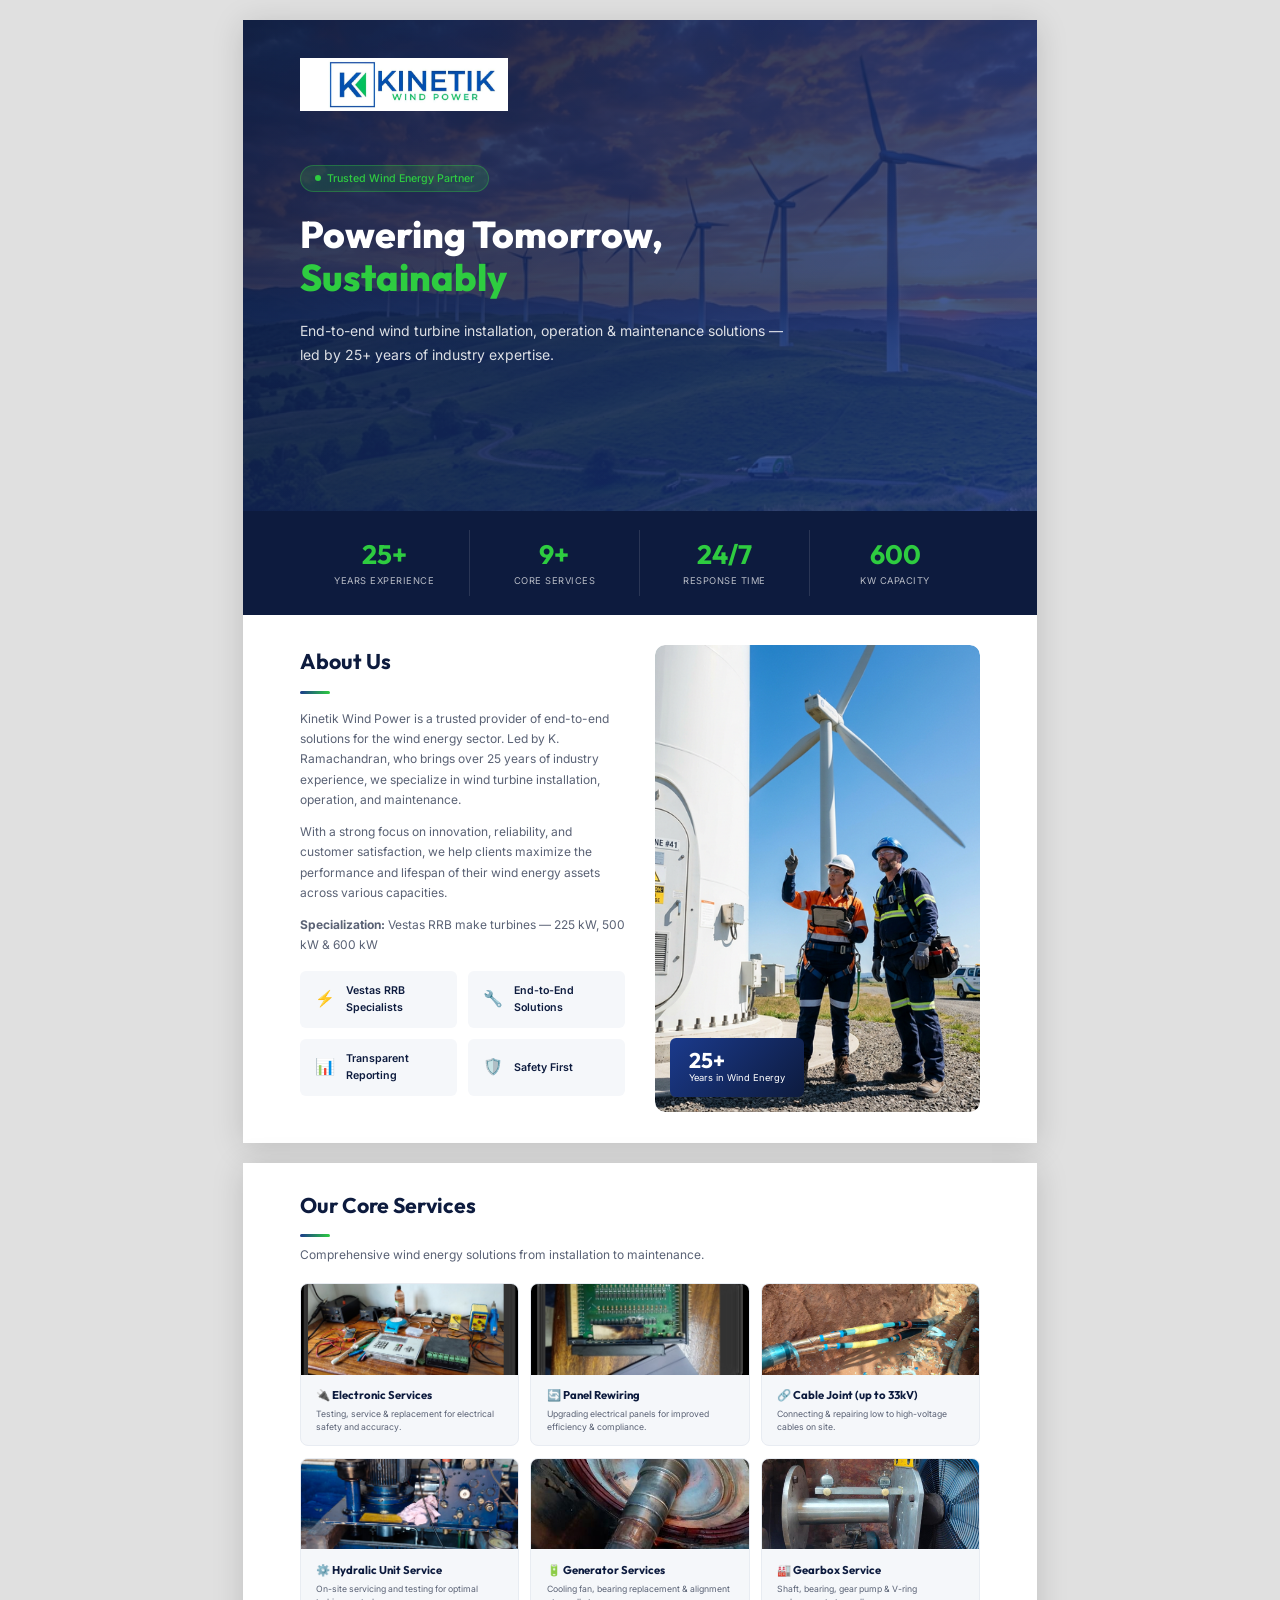
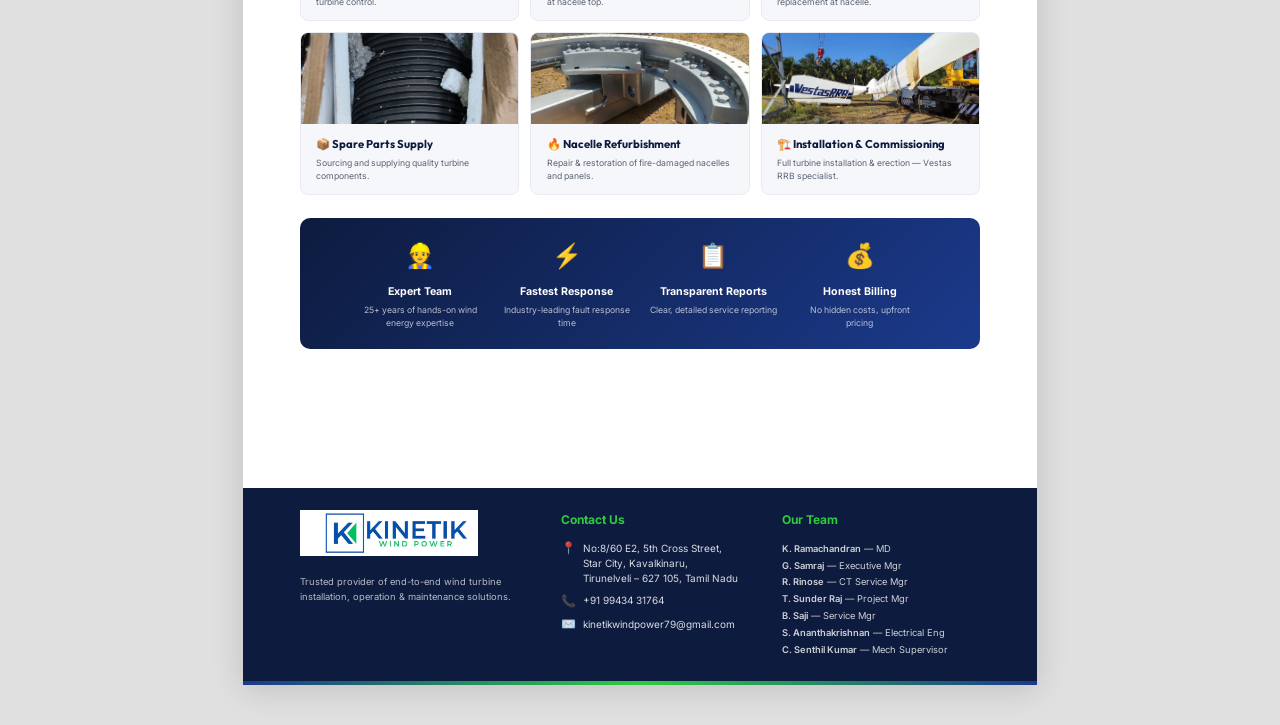
<file: company-profile.html>
<!DOCTYPE html>
<html lang="en">

<head>
    <meta charset="UTF-8">
    <meta name="viewport" content="width=device-width, initial-scale=1.0">
    <title>Kinetik Wind Power — Company Profile</title>
    <link
        href="https://fonts.googleapis.com/css2?family=Inter:wght@300;400;500;600;700&family=Outfit:wght@500;600;700;800&display=swap"
        rel="stylesheet">
    <style>
        /* ── Reset & Base ── */
        *,
        *::before,
        *::after {
            margin: 0;
            padding: 0;
            box-sizing: border-box;
        }

        :root {
            --blue: #1B3A8C;
            --blue-dark: #0D1B3E;
            --green: #2ECC40;
            --green-dark: #25a233;
            --gray: #5A6275;
            --light: #F5F7FA;
            --white: #FFFFFF;
        }

        body {
            font-family: 'Inter', sans-serif;
            color: #1A1A2E;
            line-height: 1.6;
            background: var(--white);
        }

        /* ── Page Setup for A4 Print ── */
        @page {
            size: A4;
            margin: 0;
        }

        .page {
            width: 210mm;
            height: 297mm;
            margin: 0 auto;
            position: relative;
            overflow: hidden;
            page-break-after: always;
            background: var(--white);
        }

        .page:last-child {
            page-break-after: avoid;
        }

        /* ════════════════════════════════════════
       PAGE 1 — COVER / HERO + ABOUT
       ════════════════════════════════════════ */

        .page-1 {
            display: flex;
            flex-direction: column;
        }

        /* Hero Banner */
        .hero-banner {
            position: relative;
            height: 130mm;
            background: linear-gradient(135deg, rgba(13, 27, 62, 0.88), rgba(27, 58, 140, 0.78)),
                url('assets/images/hero/hero-wind-turbines.png') center/cover no-repeat;
            color: var(--white);
            display: flex;
            flex-direction: column;
            justify-content: center;
            padding: 0 15mm;
        }

        .hero-banner .logo {
            position: absolute;
            top: 10mm;
            left: 15mm;
            height: 14mm;
        }

        .hero-badge {
            display: inline-flex;
            align-items: center;
            gap: 6px;
            background: rgba(46, 204, 64, 0.15);
            border: 1px solid rgba(46, 204, 64, 0.35);
            padding: 4px 14px;
            border-radius: 50px;
            font-size: 8pt;
            font-weight: 500;
            color: var(--green);
            margin-bottom: 6mm;
            width: fit-content;
        }

        .hero-badge .dot {
            width: 6px;
            height: 6px;
            background: var(--green);
            border-radius: 50%;
        }

        .hero-banner h1 {
            font-family: 'Outfit', sans-serif;
            font-size: 28pt;
            font-weight: 800;
            line-height: 1.15;
            margin-bottom: 5mm;
        }

        .hero-banner h1 .accent {
            color: var(--green);
        }

        .hero-banner p {
            font-size: 10.5pt;
            opacity: 0.85;
            max-width: 130mm;
            line-height: 1.7;
        }

        /* Stats Strip */
        .stats-strip {
            display: grid;
            grid-template-columns: repeat(4, 1fr);
            background: var(--blue-dark);
            padding: 5mm 15mm;
        }

        .stat {
            text-align: center;
            color: var(--white);
            border-right: 1px solid rgba(255, 255, 255, 0.12);
            padding: 2mm 0;
        }

        .stat:last-child {
            border-right: none;
        }

        .stat .number {
            font-family: 'Outfit', sans-serif;
            font-size: 20pt;
            font-weight: 700;
            color: var(--green);
            line-height: 1.2;
        }

        .stat .label {
            font-size: 7pt;
            opacity: 0.7;
            text-transform: uppercase;
            letter-spacing: 0.5px;
            margin-top: 1mm;
        }

        /* About Section */
        .about-section {
            padding: 8mm 15mm;
            display: grid;
            grid-template-columns: 1fr 1fr;
            gap: 8mm;
            flex: 1;
        }

        .about-section h2 {
            font-family: 'Outfit', sans-serif;
            font-size: 16pt;
            color: var(--blue-dark);
            margin-bottom: 4mm;
        }

        .about-section h2 .line {
            display: block;
            width: 30px;
            height: 3px;
            background: linear-gradient(90deg, var(--blue), var(--green));
            border-radius: 2px;
            margin-top: 3mm;
        }

        .about-section p {
            font-size: 9pt;
            color: var(--gray);
            line-height: 1.7;
            margin-bottom: 3mm;
        }

        .about-highlights {
            display: grid;
            grid-template-columns: 1fr 1fr;
            gap: 3mm;
            margin-top: 4mm;
        }

        .highlight {
            display: flex;
            align-items: center;
            gap: 3mm;
            padding: 3mm 4mm;
            background: var(--light);
            border-radius: 6px;
            font-size: 8pt;
            font-weight: 600;
            color: var(--blue-dark);
        }

        .highlight .icon {
            font-size: 12pt;
            flex-shrink: 0;
        }

        .about-image {
            position: relative;
            border-radius: 10px;
            overflow: hidden;
        }

        .about-image img {
            width: 100%;
            height: 100%;
            object-fit: cover;
            border-radius: 10px;
        }

        .about-image .badge {
            position: absolute;
            bottom: 4mm;
            left: 4mm;
            background: linear-gradient(135deg, var(--blue), var(--blue-dark));
            color: var(--white);
            padding: 3mm 5mm;
            border-radius: 6px;
            font-size: 7pt;
        }

        .about-image .badge .big {
            font-family: 'Outfit', sans-serif;
            font-size: 16pt;
            font-weight: 700;
            line-height: 1;
        }

        /* ════════════════════════════════════════
       PAGE 2 — SERVICES + CONTACT
       ════════════════════════════════════════ */

        .page-2 {
            display: flex;
            flex-direction: column;
        }

        /* Services Header */
        .services-header {
            padding: 7mm 15mm 2mm;
        }

        .services-header h2 {
            font-family: 'Outfit', sans-serif;
            font-size: 16pt;
            color: var(--blue-dark);
        }

        .services-header h2 .line {
            display: block;
            width: 30px;
            height: 3px;
            background: linear-gradient(90deg, var(--blue), var(--green));
            border-radius: 2px;
            margin-top: 3mm;
        }

        .services-header p {
            font-size: 9pt;
            color: var(--gray);
            margin-top: 2mm;
        }

        /* Services Grid */
        .services-grid {
            display: grid;
            grid-template-columns: repeat(3, 1fr);
            gap: 3mm;
            padding: 3mm 15mm;
        }

        .svc-card {
            background: var(--light);
            border-radius: 8px;
            overflow: hidden;
            border: 1px solid #E8ECF2;
        }

        .svc-card .svc-img {
            height: 24mm;
            overflow: hidden;
        }

        .svc-card .svc-img img {
            width: 100%;
            height: 100%;
            object-fit: cover;
        }

        .svc-card .svc-body {
            padding: 3mm 4mm;
        }

        .svc-card h4 {
            font-family: 'Outfit', sans-serif;
            font-size: 8.5pt;
            color: var(--blue-dark);
            margin-bottom: 1mm;
        }

        .svc-card p {
            font-size: 6.5pt;
            color: var(--gray);
            line-height: 1.5;
        }

        /* Why Choose Us Strip */
        .why-strip {
            background: linear-gradient(135deg, var(--blue-dark), var(--blue));
            padding: 5mm 15mm;
            display: grid;
            grid-template-columns: repeat(4, 1fr);
            gap: 5mm;
            margin: 3mm 15mm;
            border-radius: 10px;
        }

        .why-item {
            text-align: center;
            color: var(--white);
        }

        .why-item .icon {
            font-size: 18pt;
            margin-bottom: 2mm;
        }

        .why-item h4 {
            font-size: 8pt;
            font-weight: 700;
            margin-bottom: 1mm;
        }

        .why-item p {
            font-size: 6.5pt;
            opacity: 0.7;
            line-height: 1.5;
        }

        /* Contact Footer */
        .contact-bar {
            margin-top: auto;
            background: var(--blue-dark);
            padding: 6mm 15mm;
            display: grid;
            grid-template-columns: 1.2fr 1fr 1fr;
            gap: 6mm;
            color: var(--white);
        }

        .contact-bar .brand-col img {
            height: 12mm;
            margin-bottom: 3mm;
        }

        .contact-bar .brand-col p {
            font-size: 7pt;
            opacity: 0.7;
            line-height: 1.6;
        }

        .contact-bar h4 {
            font-size: 9pt;
            font-weight: 700;
            margin-bottom: 3mm;
            color: var(--green);
        }

        .contact-item {
            display: flex;
            gap: 2mm;
            font-size: 7.5pt;
            margin-bottom: 2mm;
            align-items: flex-start;
        }

        .contact-item .ci-icon {
            flex-shrink: 0;
            font-size: 9pt;
            margin-top: -0.5mm;
        }

        .contact-item span {
            opacity: 0.85;
            line-height: 1.5;
        }

        .team-list {
            font-size: 7pt;
            opacity: 0.8;
            line-height: 1.8;
        }

        .team-list strong {
            color: var(--white);
            font-weight: 600;
        }

        /* Decorative footer line */
        .footer-line {
            height: 4px;
            background: linear-gradient(90deg, var(--blue), var(--green), var(--blue));
        }

        /* ── Print Styles ── */
        @media print {
            body {
                -webkit-print-color-adjust: exact;
                print-color-adjust: exact;
            }

            .page {
                margin: 0;
                box-shadow: none;
            }
        }

        /* ── Screen preview ── */
        @media screen {
            body {
                background: #E0E0E0;
                padding: 20px 0;
            }

            .page {
                box-shadow: 0 4px 30px rgba(0, 0, 0, 0.15);
                margin-bottom: 20px;
            }
        }
    </style>
</head>

<body>

    <!-- ════════ PAGE 1 ════════ -->
    <div class="page page-1">
        <div class="hero-banner">
            <img class="logo" src="assets/images/logo/kinetik-logo.jpeg" alt="Kinetik Wind Power">
            <div class="hero-badge">
                <span class="dot"></span>
                Trusted Wind Energy Partner
            </div>
            <h1>Powering Tomorrow,<br><span class="accent">Sustainably</span></h1>
            <p>End-to-end wind turbine installation, operation & maintenance solutions — led by 25+ years of industry
                expertise.</p>
        </div>

        <div class="stats-strip">
            <div class="stat">
                <div class="number">25+</div>
                <div class="label">Years Experience</div>
            </div>
            <div class="stat">
                <div class="number">9+</div>
                <div class="label">Core Services</div>
            </div>
            <div class="stat">
                <div class="number">24/7</div>
                <div class="label">Response Time</div>
            </div>
            <div class="stat">
                <div class="number">600</div>
                <div class="label">kW Capacity</div>
            </div>
        </div>

        <div class="about-section">
            <div>
                <h2>About Us <span class="line"></span></h2>
                <p>Kinetik Wind Power is a trusted provider of end-to-end solutions for the wind energy sector. Led by
                    K. Ramachandran, who brings over 25 years of industry experience, we specialize in wind turbine
                    installation, operation, and maintenance.</p>
                <p>With a strong focus on innovation, reliability, and customer satisfaction, we help clients maximize
                    the performance and lifespan of their wind energy assets across various capacities.</p>
                <p><strong>Specialization:</strong> Vestas RRB make turbines — 225 kW, 500 kW & 600 kW</p>
                <div class="about-highlights">
                    <div class="highlight"><span class="icon">⚡</span> Vestas RRB Specialists</div>
                    <div class="highlight"><span class="icon">🔧</span> End-to-End Solutions</div>
                    <div class="highlight"><span class="icon">📊</span> Transparent Reporting</div>
                    <div class="highlight"><span class="icon">🛡️</span> Safety First</div>
                </div>
            </div>
            <div class="about-image">
                <img src="assets/images/gallery/wind-technicians.png" alt="About Kinetik">
                <div class="badge">
                    <div class="big">25+</div>
                    Years in Wind Energy
                </div>
            </div>
        </div>
    </div>

    <!-- ════════ PAGE 2 ════════ -->
    <div class="page page-2">
        <div class="services-header">
            <h2>Our Core Services <span class="line"></span></h2>
            <p>Comprehensive wind energy solutions from installation to maintenance.</p>
        </div>

        <div class="services-grid">
            <div class="svc-card">
                <div class="svc-img"><img src="assets/images/services/electronics-module-testing.png" alt="Electronics">
                </div>
                <div class="svc-body">
                    <h4>🔌 Electronic Services</h4>
                    <p>Testing, service & replacement for electrical safety and accuracy.</p>
                </div>
            </div>
            <div class="svc-card">
                <div class="svc-img"><img src="assets/images/services/panel-rewiring-01.png" alt="Panel Rewiring"></div>
                <div class="svc-body">
                    <h4>🔄 Panel Rewiring</h4>
                    <p>Upgrading electrical panels for improved efficiency & compliance.</p>
                </div>
            </div>
            <div class="svc-card">
                <div class="svc-img"><img src="assets/images/services/cable-joint-field.png" alt="Cable Joint"></div>
                <div class="svc-body">
                    <h4>🔗 Cable Joint (up to 33kV)</h4>
                    <p>Connecting & repairing low to high-voltage cables on site.</p>
                </div>
            </div>
            <div class="svc-card">
                <div class="svc-img"><img src="assets/images/services/hydralic-unit-service.jpeg" alt="Hydraulic"></div>
                <div class="svc-body">
                    <h4>⚙️ Hydralic Unit Service</h4>
                    <p>On-site servicing and testing for optimal turbine control.</p>
                </div>
            </div>
            <div class="svc-card">
                <div class="svc-img"><img src="assets/images/services/generator-service-01.jpeg" alt="Generator"></div>
                <div class="svc-body">
                    <h4>🔋 Generator Services</h4>
                    <p>Cooling fan, bearing replacement & alignment at nacelle top.</p>
                </div>
            </div>
            <div class="svc-card">
                <div class="svc-img"><img src="assets/images/services/gearbox-service.jpeg" alt="Gearbox"></div>
                <div class="svc-body">
                    <h4>🏭 Gearbox Service</h4>
                    <p>Shaft, bearing, gear pump & V-ring replacement at nacelle.</p>
                </div>
            </div>
            <div class="svc-card">
                <div class="svc-img"><img src="assets/images/services/spare-parts.jpeg" alt="Spare Parts"></div>
                <div class="svc-body">
                    <h4>📦 Spare Parts Supply</h4>
                    <p>Sourcing and supplying quality turbine components.</p>
                </div>
            </div>
            <div class="svc-card">
                <div class="svc-img"><img src="assets/images/services/nacelle-refurbishment-02.jpeg"
                        alt="Refurbishment"></div>
                <div class="svc-body">
                    <h4>🔥 Nacelle Refurbishment</h4>
                    <p>Repair & restoration of fire-damaged nacelles and panels.</p>
                </div>
            </div>
            <div class="svc-card">
                <div class="svc-img"><img src="assets/images/services/installation-site.jpeg" alt="Installation"></div>
                <div class="svc-body">
                    <h4>🏗️ Installation & Commissioning</h4>
                    <p>Full turbine installation & erection — Vestas RRB specialist.</p>
                </div>
            </div>
        </div>

        <div class="why-strip">
            <div class="why-item">
                <div class="icon">👷</div>
                <h4>Expert Team</h4>
                <p>25+ years of hands-on wind energy expertise</p>
            </div>
            <div class="why-item">
                <div class="icon">⚡</div>
                <h4>Fastest Response</h4>
                <p>Industry-leading fault response time</p>
            </div>
            <div class="why-item">
                <div class="icon">📋</div>
                <h4>Transparent Reports</h4>
                <p>Clear, detailed service reporting</p>
            </div>
            <div class="why-item">
                <div class="icon">💰</div>
                <h4>Honest Billing</h4>
                <p>No hidden costs, upfront pricing</p>
            </div>
        </div>

        <div class="contact-bar">
            <div class="brand-col">
                <img src="assets/images/logo/kinetik-logo.jpeg" alt="Kinetik Wind Power">
                <p>Trusted provider of end-to-end wind turbine installation, operation & maintenance solutions.</p>
            </div>
            <div>
                <h4>Contact Us</h4>
                <div class="contact-item"><span class="ci-icon">📍</span><span>No:8/60 E2, 5th Cross Street,<br>Star
                        City, Kavalkinaru,<br>Tirunelveli – 627 105, Tamil Nadu</span></div>
                <div class="contact-item"><span class="ci-icon">📞</span><span>+91 99434 31764</span></div>
                <div class="contact-item"><span class="ci-icon">✉️</span><span>kinetikwindpower79@gmail.com</span></div>
            </div>
            <div>
                <h4>Our Team</h4>
                <div class="team-list">
                    <strong>K. Ramachandran</strong> — MD<br>
                    <strong>G. Samraj</strong> — Executive Mgr<br>
                    <strong>R. Rinose</strong> — CT Service Mgr<br>
                    <strong>T. Sunder Raj</strong> — Project Mgr<br>
                    <strong>B. Saji</strong> — Service Mgr<br>
                    <strong>S. Ananthakrishnan</strong> — Electrical Eng<br>
                    <strong>C. Senthil Kumar</strong> — Mech Supervisor
                </div>
            </div>
        </div>
        <div class="footer-line"></div>
    </div>

</body>

</html>
</file>
